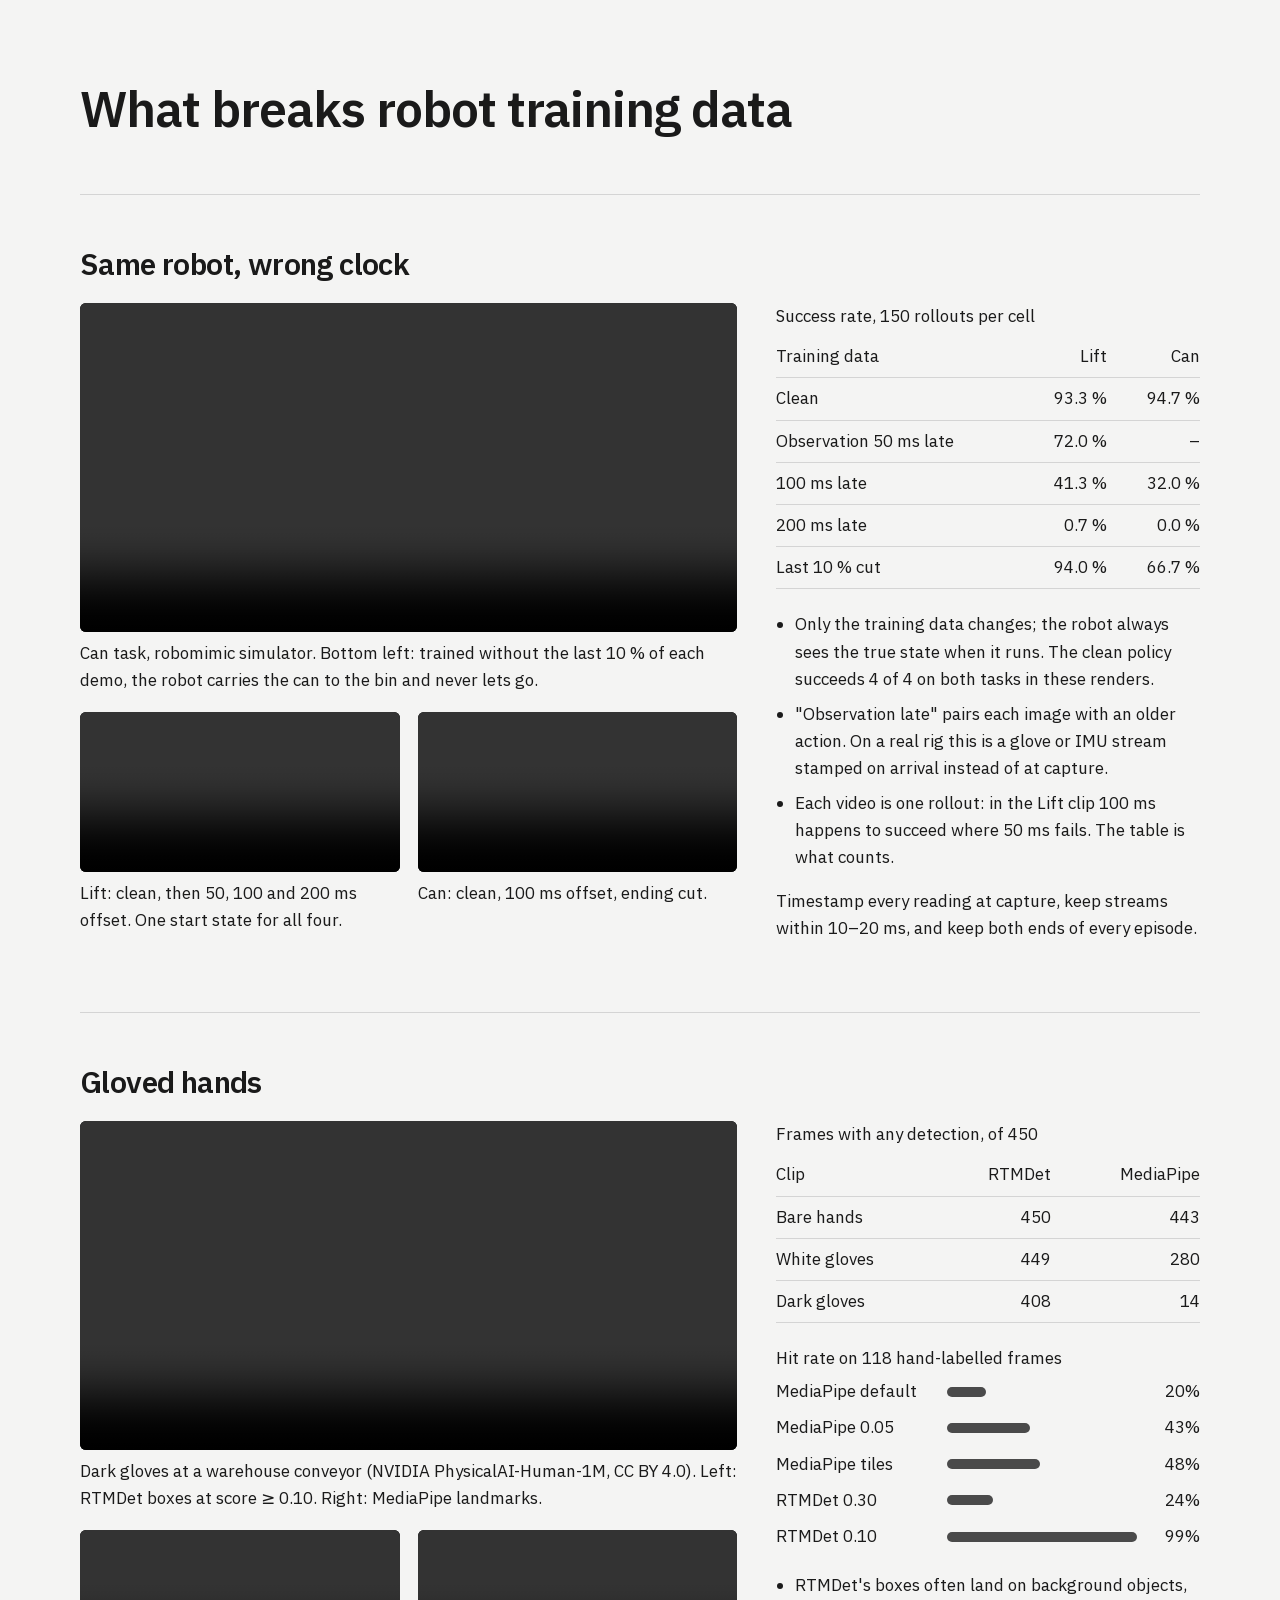
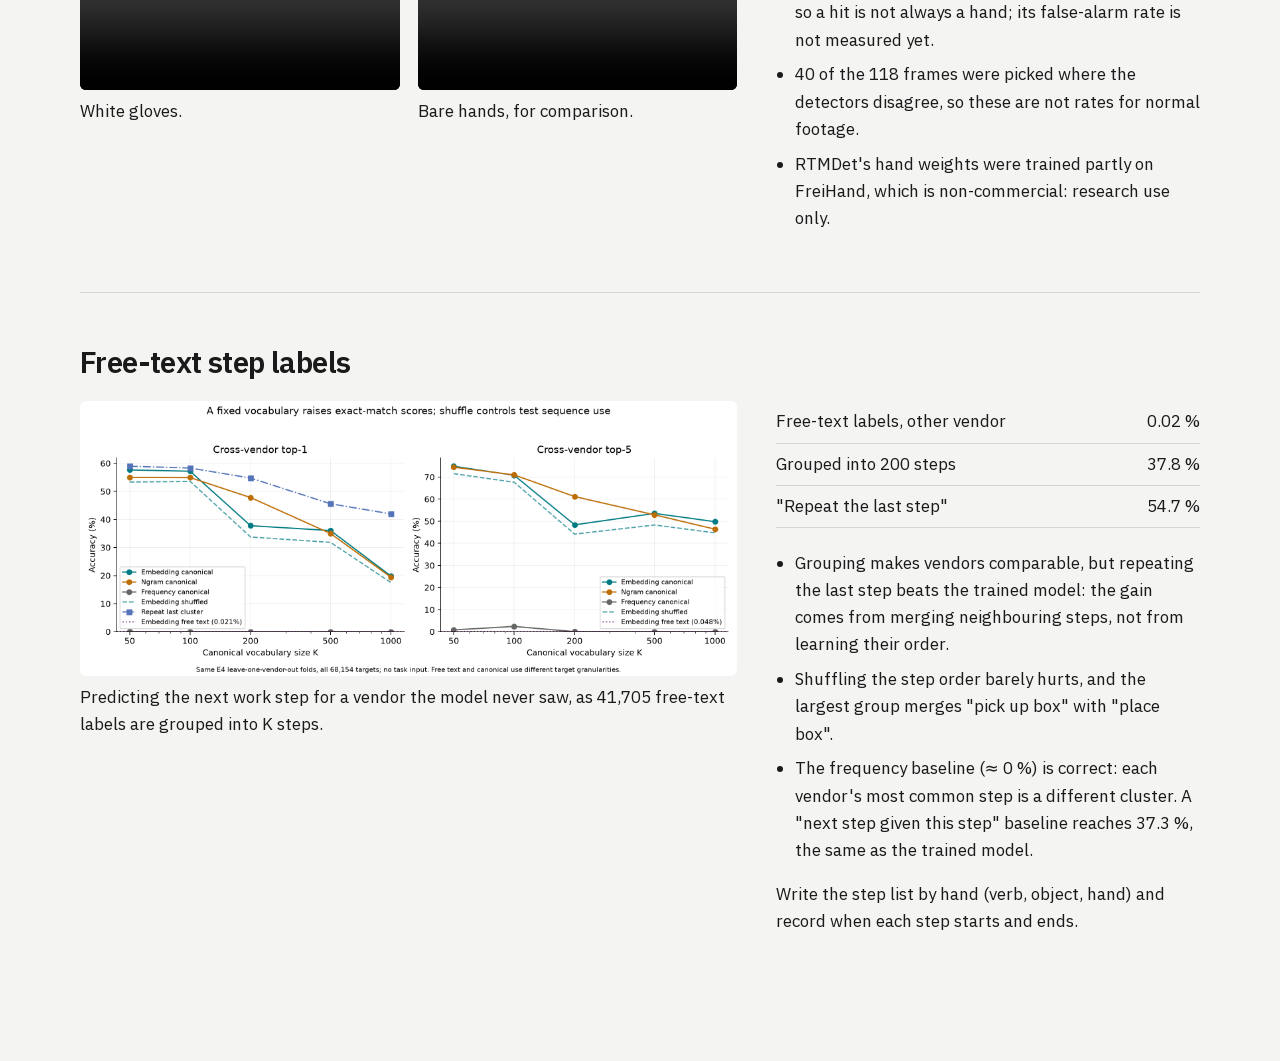
<file: demos/index.html>
<!DOCTYPE html>
<html lang="en"><head><meta charset="utf-8"><meta name="viewport" content="width=device-width,initial-scale=1">
<title>What breaks robot training data</title>
<style>
@font-face{font-family:"IBM Plex Sans";font-weight:400 600;font-display:swap;src:url("fonts/ibm-plex-sans-latin.woff2") format("woff2");unicode-range:U+0000-00FF,U+0131,U+0152-0153,U+02BB-02BC,U+02C6,U+02DA,U+02DC,U+2000-206F,U+20AC,U+2122,U+2191,U+2193,U+2212,U+2215,U+FEFF,U+FFFD}
@font-face{font-family:"IBM Plex Sans";font-weight:400 600;font-display:swap;src:url("fonts/ibm-plex-sans-latin-ext.woff2") format("woff2");unicode-range:U+0100-02BA,U+02BD-02C5,U+02C7-02CC,U+02CE-02D7,U+02DD-02FF,U+1E00-1E9F,U+A720-A7FF}
:root{color-scheme:light dark;--bg:light-dark(#f4f4f3,#111111);--ink:light-dark(#1a1a1a,#e6e6e6);--line:light-dark(#d4d4d4,#2e2e2e);--bar:light-dark(#4a4a4a,#bdbdbd)}
*{box-sizing:border-box;min-width:0}
html{background:var(--bg);color:var(--ink)}
body{margin:0;font:17px/1.6 "IBM Plex Sans",system-ui,sans-serif;font-variant-numeric:tabular-nums}
::selection{background:light-dark(#cfcfcf,#3a3a3a)}
a{color:inherit;text-underline-offset:3px}
:focus-visible{outline:2px solid var(--ink);outline-offset:3px}
main{max-width:1200px;margin:0 auto;padding:clamp(40px,7vw,80px) clamp(18px,4vw,40px) 56px}
h1,h2{font-weight:600;letter-spacing:-.02em;line-height:1.15;text-wrap:balance;margin:0}
h1{font-size:clamp(32px,4.4vw,50px);margin-bottom:clamp(28px,5vw,56px)}
h2{font-size:clamp(23px,2.6vw,30px);margin-bottom:22px}
section{padding:clamp(32px,5vw,52px) 0;border-top:1px solid var(--line)}
.grid{display:grid;gap:clamp(20px,3vw,40px);grid-template-columns:minmax(0,1.55fr) minmax(0,1fr);align-items:start}
@media(max-width:1000px){.grid{grid-template-columns:minmax(0,1fr)}}
.media{display:grid;gap:18px}.pair{display:grid;gap:18px;grid-template-columns:repeat(auto-fit,minmax(min(100%,260px),1fr))}
figure{margin:0}
video,img{width:100%;display:block;border:0;border-radius:6px;background:#000}
img{background:#fff}
figcaption{margin-top:8px}
p,li,figcaption{max-width:68ch}
ul{margin:0;padding-left:1.1em}li{margin:.45em 0}
table{border-collapse:collapse;width:100%;margin:0 0 22px}
caption{text-align:left;margin-bottom:6px}
th,td{padding:7px 0;border-bottom:1px solid var(--line);text-align:left;font-weight:400}
.n{text-align:right;padding-left:16px;white-space:nowrap}
.bars{display:grid;gap:9px;margin:6px 0 22px}
.bar{display:grid;grid-template-columns:9.5em minmax(0,1fr) 3em;gap:10px;align-items:center}
.bar i{display:block;height:10px;border-radius:5px;background:var(--bar)}
.bar b{font-weight:400;text-align:right}
@media(max-width:600px){body{font-size:16px}.bar{grid-template-columns:7.5em minmax(0,1fr) 3em}}
</style></head><body>
<main>
<h1>What breaks robot training data</h1>

<section>
<h2>Same robot, wrong clock</h2>
<div class="grid">
<div class="media">
<figure><video controls muted loop playsinline preload="metadata" src="D1-wrong-clock/can_missing_ending_web.mp4"></video>
<figcaption>Can task, robomimic simulator. Bottom left: trained without the last 10 % of each demo, the robot carries the can to the bin and never lets go.</figcaption></figure>
<div class="pair">
<figure><video controls muted loop playsinline preload="metadata" src="D1-wrong-clock/lift_same_robot_wrong_clock_web.mp4"></video>
<figcaption>Lift: clean, then 50, 100 and 200 ms offset. One start state for all four.</figcaption></figure>
<figure><video controls muted loop playsinline preload="metadata" src="D1-wrong-clock/can_same_robot_wrong_clock_web.mp4"></video>
<figcaption>Can: clean, 100 ms offset, ending cut.</figcaption></figure>
</div></div>
<div class="side">
<table><caption>Success rate, 150 rollouts per cell</caption>
<thead><tr><th>Training data</th><th class="n">Lift</th><th class="n">Can</th></tr></thead><tbody>
<tr><td>Clean</td><td class="n">93.3 %</td><td class="n">94.7 %</td></tr>
<tr><td>Observation 50 ms late</td><td class="n">72.0 %</td><td class="n">–</td></tr>
<tr><td>100 ms late</td><td class="n">41.3 %</td><td class="n">32.0 %</td></tr>
<tr><td>200 ms late</td><td class="n">0.7 %</td><td class="n">0.0 %</td></tr>
<tr><td>Last 10 % cut</td><td class="n">94.0 %</td><td class="n">66.7 %</td></tr>
</tbody></table>
<ul>
<li>Only the training data changes; the robot always sees the true state when it runs. The clean policy succeeds 4 of 4 on both tasks in these renders.</li>
<li>"Observation late" pairs each image with an older action. On a real rig this is a glove or IMU stream stamped on arrival instead of at capture.</li>
<li>Each video is one rollout: in the Lift clip 100 ms happens to succeed where 50 ms fails. The table is what counts.</li>
</ul>
<p>Timestamp every reading at capture, keep streams within 10–20 ms, and keep both ends of every episode.</p>
</div></div>
</section>

<section>
<h2>Gloved hands</h2>
<div class="grid">
<div class="media">
<figure><video controls muted loop playsinline preload="metadata" src="D2-glove-overlay/d2_50caa726_web.mp4"></video>
<figcaption>Dark gloves at a warehouse conveyor (NVIDIA PhysicalAI-Human-1M, CC BY 4.0). Left: RTMDet boxes at score ≥ 0.10. Right: MediaPipe landmarks.</figcaption></figure>
<div class="pair">
<figure><video controls muted loop playsinline preload="metadata" src="D2-glove-overlay/d2_babf07e2_web.mp4"></video><figcaption>White gloves.</figcaption></figure>
<figure><video controls muted loop playsinline preload="metadata" src="D2-glove-overlay/d2_ac10c6f2_web.mp4"></video><figcaption>Bare hands, for comparison.</figcaption></figure>
</div></div>
<div class="side">
<table><caption>Frames with any detection, of 450</caption>
<thead><tr><th>Clip</th><th class="n">RTMDet</th><th class="n">MediaPipe</th></tr></thead><tbody>
<tr><td>Bare hands</td><td class="n">450</td><td class="n">443</td></tr>
<tr><td>White gloves</td><td class="n">449</td><td class="n">280</td></tr>
<tr><td>Dark gloves</td><td class="n">408</td><td class="n">14</td></tr>
</tbody></table>
<p style="margin:0 0 6px">Hit rate on 118 hand-labelled frames</p>
<div class="bars" id="bars"></div>
<ul>
<li>RTMDet's boxes often land on background objects, so a hit is not always a hand; its false-alarm rate is not measured yet.</li>
<li>40 of the 118 frames were picked where the detectors disagree, so these are not rates for normal footage.</li>
<li>RTMDet's hand weights were trained partly on FreiHand, which is non-commercial: research use only.</li>
</ul>
</div></div>
</section>

<section>
<h2>Free-text step labels</h2>
<div class="grid">
<figure><img src="D3-step-vocabulary/cross_vendor_vs_k.png" alt="Next-step accuracy on an unseen vendor against vocabulary size K, for several models and baselines">
<figcaption>Predicting the next work step for a vendor the model never saw, as 41,705 free-text labels are grouped into K steps.</figcaption></figure>
<div class="side">
<table><tbody>
<tr><td>Free-text labels, other vendor</td><td class="n">0.02 %</td></tr>
<tr><td>Grouped into 200 steps</td><td class="n">37.8 %</td></tr>
<tr><td>"Repeat the last step"</td><td class="n">54.7 %</td></tr>
</tbody></table>
<ul>
<li>Grouping makes vendors comparable, but repeating the last step beats the trained model: the gain comes from merging neighbouring steps, not from learning their order.</li>
<li>Shuffling the step order barely hurts, and the largest group merges "pick up box" with "place box".</li>
<li>The frequency baseline (≈ 0 %) is correct: each vendor's most common step is a different cluster. A "next step given this step" baseline reaches 37.3 %, the same as the trained model.</li>
</ul>
<p>Write the step list by hand (verb, object, hand) and record when each step starts and ends.</p>
</div></div>
</section>
</main>
<script>{
const rows=[["MediaPipe default",24],["MediaPipe 0.05",51],["MediaPipe tiles",57],["RTMDet 0.30",28],["RTMDet 0.10",117]];
document.getElementById('bars').innerHTML=rows.map(([l,n])=>`<div class="bar"><span>${l}</span><i class="" style="width:${(100*n/118).toFixed(1)}%"></i><b>${Math.round(100*n/118)}%</b></div>`).join('');
}</script>
</body></html>
</file>
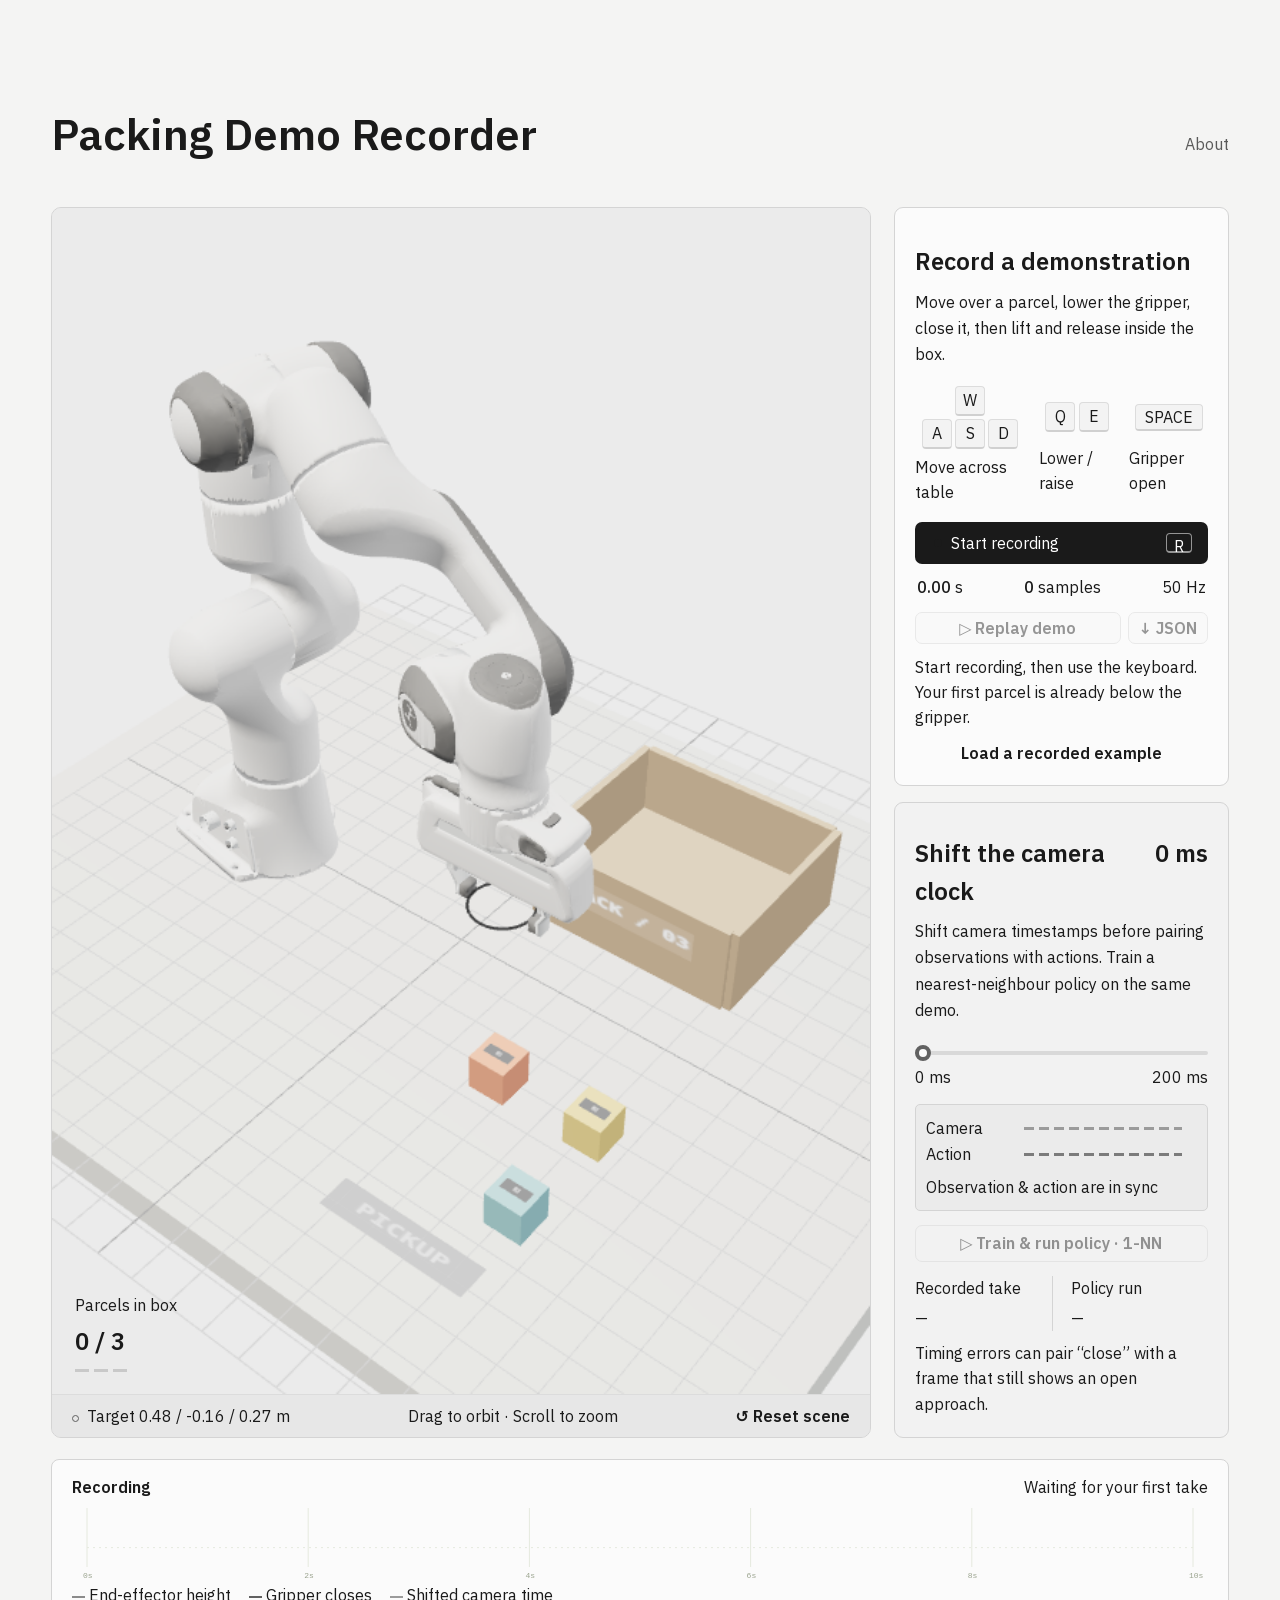
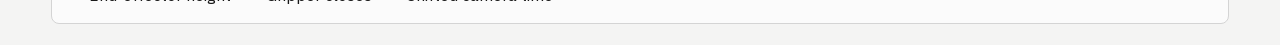
<file: demos/H4-packing-recorder/site/index.html>
<!doctype html>
<html lang="en"><head><meta charset="utf-8"><meta name="viewport" content="width=device-width,initial-scale=1"><meta name="theme-color" content="#f5f5ed"><title>Packing Demo Recorder</title><link rel="icon" type="image/svg+xml" href="favicon.svg"><link rel="stylesheet" href="style.css"></head>
<body>
<div hidden><span id="engine"></span><span id="mode-label"></span><span id="physics-stats"></span></div>
<main>
<div class="intro"><h1>Packing Demo Recorder</h1><a class="about" href="about.html">About</a></div>
<div class="workspace">
<section class="stage" aria-label="Robot packing workspace">
<div id="viewport" tabindex="0" aria-label="3D physics workspace. W A S D move in the table plane, Q down, E up, Space opens or closes the gripper."></div>
<div id="loading"><div class="loading-box"><div class="loading-icon">◌</div><strong>Preparing your workbench</strong><span id="loading-text">Loading official MuJoCo WebAssembly…</span><div class="loading-track"><i id="loading-progress"></i></div></div></div>
<div class="workspace-badge"><span>Parcels in box</span><strong id="packed">0 <small>/ 3</small></strong><div class="parcel-dots"><i></i><i></i><i></i></div></div>
<div class="stage-footer"><span><i class="target-dot"></i> Target <b id="coords">—</b></span><span>Drag to orbit · Scroll to zoom</span><button id="reset" class="text-button">↺ Reset scene</button></div>
</section>
<aside>
<section class="panel record-panel"><h2>Record a demonstration</h2><p>Move over a parcel, lower the gripper, close it, then lift and release inside the box.</p>
<div class="key-controls"><div><span class="keys"><kbd>W</kbd><span><kbd>A</kbd><kbd>S</kbd><kbd>D</kbd></span></span><span>Move across table</span></div><div><span class="keys horizontal"><kbd>Q</kbd><kbd>E</kbd></span><span>Lower / raise</span></div><div class="wide-key"><kbd>SPACE</kbd><span id="grip-label">Gripper open</span></div></div>
<button id="record" class="primary" disabled><span class="record-dot"></span><span id="record-label">Start recording</span><kbd>R</kbd></button>
<div class="record-stats"><span><b id="duration">0.00</b> s</span><span><b id="samples">0</b> samples</span><span>50 Hz</span></div>
<div class="button-row"><button id="replay" disabled>▷ Replay demo</button><button id="download" disabled>↓ JSON</button></div>
<p class="notice" id="notice" role="status">Start recording, then use the keyboard. Your first parcel is already below the gripper.</p>
<button id="example" class="text-button example-button" disabled>Load a recorded example</button>
</section>
<section class="panel lag-panel"><div class="lag-title"><h2>Shift the camera clock</h2><span id="lag-value">0 <small>ms</small></span></div><p>Shift camera timestamps before pairing observations with actions. Train a nearest-neighbour policy on the same demo.</p>
<label class="sr-only" for="lag">Camera lag, 0 to 200 milliseconds</label><input id="lag" type="range" min="0" max="200" step="10" value="0"><div class="range-labels"><span>0 ms</span><span>200 ms</span></div>
<div class="alignment"><div><span>Camera</span><i id="camera-bar"></i></div><div><span>Action</span><i></i></div><b id="alignment-label">In sync</b></div>
<button id="policy" class="secondary" disabled>▷ Train & run policy </button>
<div class="compare"><div><span>Recorded take</span><strong id="replay-score">—</strong></div><div><span>Policy run</span><strong id="policy-error">—</strong></div></div>
<div class="lag-note" id="lag-note">Timing errors can pair “close” with a frame that still shows an open approach.</div>
</section>
</aside></div>
<section class="timeline-panel"><div class="timeline-label"><span class="tape-name">Recording</span><span id="tape-state">Waiting for your first take</span></div><canvas id="timeline" aria-label="Timeline of end-effector motion, gripper events, and shifted camera timestamps"></canvas><div class="timeline-legend"><span><i class="legend-line coral"></i>End-effector height</span><span><i class="legend-line teal"></i>Gripper closes</span><span><i class="legend-line gold"></i>Shifted camera time</span></div></section>
</main>
<script type="module" src="app.js"></script></body></html>
</file>
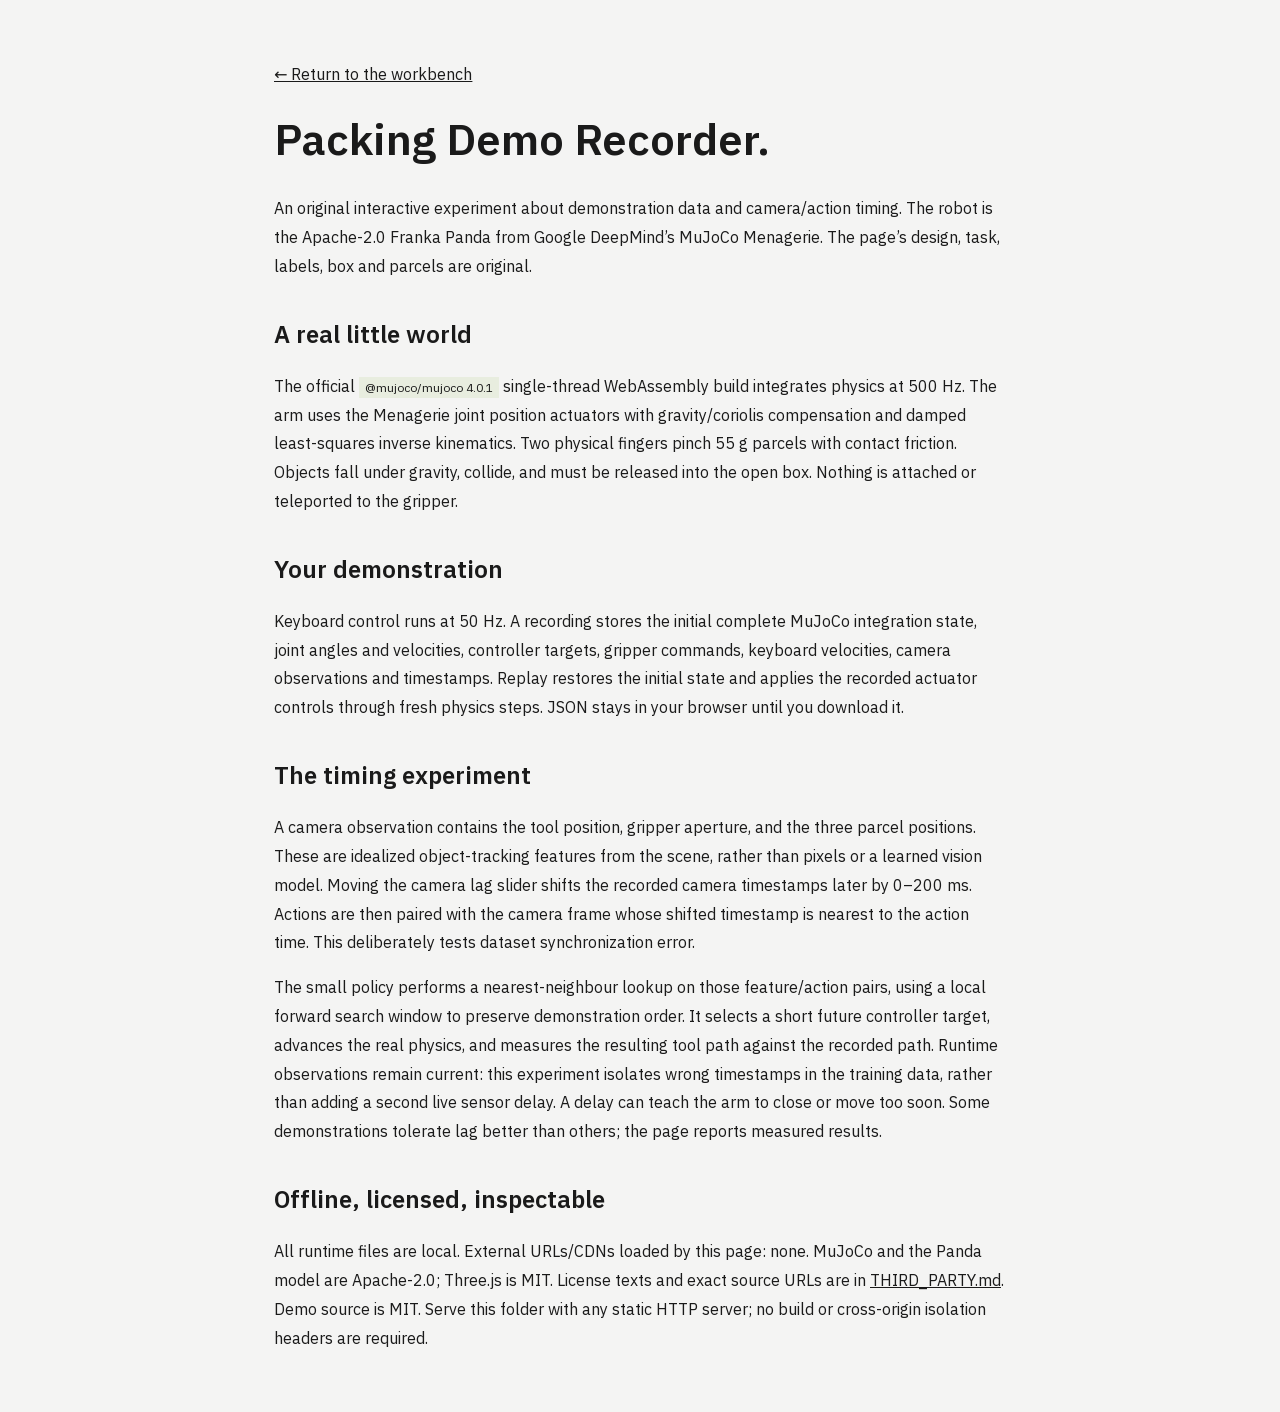
<file: demos/H4-packing-recorder/site/about.html>
<!doctype html><html lang="en"><head><meta charset="utf-8"><meta name="viewport" content="width=device-width,initial-scale=1"><title>About — Packing Demo Recorder</title><link rel="stylesheet" href="style.css"><style>article{max-width:780px;margin:60px auto;padding:0 24px;line-height:1.8}article h2{margin-top:32px}article p{color:#65745e}code{font-size:12px;background:#e8eddf;padding:3px 6px}article a{text-decoration:underline}</style></head><body><article><a href="./">← Return to the workbench</a><h1>Packing Demo Recorder.</h1><p>An original interactive experiment about demonstration data and camera/action timing. The robot is the Apache-2.0 Franka Panda from Google DeepMind’s MuJoCo Menagerie. The page’s design, task, labels, box and parcels are original.</p><h2>A real little world</h2><p>The official <code>@mujoco/mujoco 4.0.1</code> single-thread WebAssembly build integrates physics at 500 Hz. The arm uses the Menagerie joint position actuators with gravity/coriolis compensation and damped least-squares inverse kinematics. Two physical fingers pinch 55 g parcels with contact friction. Objects fall under gravity, collide, and must be released into the open box. Nothing is attached or teleported to the gripper.</p><h2>Your demonstration</h2><p>Keyboard control runs at 50 Hz. A recording stores the initial complete MuJoCo integration state, joint angles and velocities, controller targets, gripper commands, keyboard velocities, camera observations and timestamps. Replay restores the initial state and applies the recorded actuator controls through fresh physics steps. JSON stays in your browser until you download it.</p><h2>The timing experiment</h2><p>A camera observation contains the tool position, gripper aperture, and the three parcel positions. These are idealized object-tracking features from the scene, rather than pixels or a learned vision model. Moving the camera lag slider shifts the recorded camera timestamps later by 0–200 ms. Actions are then paired with the camera frame whose shifted timestamp is nearest to the action time. This deliberately tests dataset synchronization error.</p><p>The small policy performs a nearest-neighbour lookup on those feature/action pairs, using a local forward search window to preserve demonstration order. It selects a short future controller target, advances the real physics, and measures the resulting tool path against the recorded path. Runtime observations remain current: this experiment isolates wrong timestamps in the training data, rather than adding a second live sensor delay. A delay can teach the arm to close or move too soon. Some demonstrations tolerate lag better than others; the page reports measured results.</p><h2>Offline, licensed, inspectable</h2><p>All runtime files are local. External URLs/CDNs loaded by this page: <b>none</b>. MuJoCo and the Panda model are Apache-2.0; Three.js is MIT. License texts and exact source URLs are in <a href="THIRD_PARTY.md">THIRD_PARTY.md</a>. Demo source is MIT. Serve this folder with any static HTTP server; no build or cross-origin isolation headers are required.</p></article></body></html>
</file>
<file: demos/H4-packing-recorder/site/style.css>
@font-face{font-family:"IBM Plex Sans";font-weight:400 600;font-display:swap;src:url("../../fonts/ibm-plex-sans-latin.woff2") format("woff2")}
:root{--ink:#333333;--muted:#7d7d7d;--paper:#f4f4f4;--green:#616161;--coral:#8b8b8b;--line:#dfdfdf;--gold:#9b9b9b}*{box-sizing:border-box}body{margin:0;background:var(--paper);color:var(--ink);font-family:inherit;font-size:16px}button,a,input{-webkit-tap-highlight-color:transparent}button{font:inherit;cursor:pointer;transition:background .2s,transform .2s;border-radius:7px}button:disabled{opacity:.45;cursor:default}button:enabled:hover{filter:brightness(.96)}button:focus-visible,a:focus-visible,input:focus-visible{outline:3px solid #ababab;outline-offset:3px}header{height:82px;display:flex;align-items:center;justify-content:space-between;margin:0 4%;border-bottom:1px solid var(--line)}a{color:inherit;text-decoration:none}.brand{display:flex;align-items:center;gap:12px;font-weight:600;font-size:16px;letter-spacing:0}.brand svg{width:35px;height:35px;stroke:var(--green);fill:none;stroke-width:1.8;stroke-linejoin:round}.brand-small{display:block;font-size:16px;letter-spacing:0;color:var(--muted);margin-top:5px}.header-right{display:flex;align-items:center;gap:8px;font-size:16px;font-family:inherit;letter-spacing:0}.header-right a{margin-left:25px;font-family:inherit;letter-spacing:0;color:var(--muted);font-size:16px}.live-dot{display:inline-block;width:6px;height:6px;border-radius:50%;background:#818181}.intro{display:flex;justify-content:space-between;align-items:center;margin:33px 0 29px}.eyebrow{font-family:inherit;font-size:16px;font-weight:600;letter-spacing:0;color:var(--muted)}h1{font-size:clamp(28px,3vw,43px);letter-spacing:0;font-weight:600;margin:11px 0}.title-dot{color:var(--coral)}.intro p{margin:0;color:var(--muted);font-size:16px}.experiment-number{text-align:right;font:inherit;color:var(--muted);letter-spacing:0;line-height:1.5}.experiment-number b{display:inline-block;color:var(--ink);font:inherit;letter-spacing:0;margin-left:6px}.experiment-number span{display:block;font-size:16px}main{max-width:1680px;margin:0 auto;padding:0 4%}.workspace{display:grid;grid-template-columns:minmax(0,1fr) 335px;gap:23px}.stage{min-height:620px;position:relative;overflow:hidden;border:1px solid #dcdcdc;background:#ebebeb;border-radius:10px;display:flex;flex-direction:column}#viewport{position:absolute;inset:0 0 43px;outline:none}#viewport canvas{width:100%;height:100%;display:block}.stage-top{display:flex;justify-content:space-between;position:absolute;left:21px;right:21px;top:21px;z-index:2;pointer-events:none}.scene-pill{font:inherit;letter-spacing:0;display:flex;gap:8px;align-items:center;background:#f6f6f6eb;padding:9px 12px;border:1px solid #dcdcdc;border-radius:5px}.stage-meta{font:inherit;letter-spacing:0;color:#838383;padding-top:10px}.stage-footer{position:absolute;bottom:0;left:0;right:0;height:43px;display:flex;gap:14px;align-items:center;justify-content:space-between;padding:0 20px;border-top:1px solid #dcdcdc;font:inherit;color:#7e7e7e;background:#e7e7e7}.stage-footer b{font-weight:400;color:#636363}.target-dot{display:inline-block;border:1px solid var(--green);width:7px;height:7px;border-radius:50%;margin-right:4px}.text-button{border:0;padding:0;background:none;color:var(--green);font-size:16px}.workspace-badge{position:absolute;bottom:65px;left:23px;border-left:2px solid #757575;padding-left:10px;pointer-events:none}.workspace-badge>span{font:inherit;letter-spacing:0;color:#797979}.workspace-badge strong{display:block;font:inherit;margin-top:5px}.workspace-badge small{font:inherit;color:#959595}.parcel-dots{display:flex;gap:5px;margin-top:9px}.parcel-dots i{width:14px;height:3px;background:#c9c9c9}.parcel-dots i.packed{background:var(--green)}aside{display:flex;flex-direction:column;gap:16px}.panel{background:#fbfbfb;border:1px solid var(--line);border-radius:9px;padding:20px}.section-caption{font:inherit;letter-spacing:0;color:#7f7f7f;display:flex;align-items:center;gap:9px}.step-number{font-size:16px;border:1px solid #d9d9d9;border-radius:50%;width:23px;height:23px;display:grid;place-items:center;color:var(--green)}h2{font-family:inherit;font-size:24px;letter-spacing:0;font-weight:400;margin:15px 0 8px}.panel p{font-size:16px;color:var(--muted);line-height:1.65;margin:0 0 14px}.key-controls{display:flex;gap:14px;align-items:center;margin:18px 0}.key-controls>div{display:flex;flex-direction:column;align-items:center;gap:6px}.key-controls>div>span:last-child{font-size:16px;color:var(--muted)}kbd{display:inline-grid;place-items:center;min-width:21px;height:21px;background:#f3f3f3;border:1px solid #dcdcdc;border-bottom:2px solid #d0d0d0;border-radius:4px;font:inherit;color:#666666;padding:0 4px}.keys{display:flex;flex-direction:column;align-items:center;gap:3px}.keys>span{display:flex;gap:3px}.keys.horizontal{flex-direction:row;gap:4px;min-height:45px}.wide-key>kbd{height:27px;min-width:68px;margin:9px 0}.primary,.secondary{height:42px;display:flex;align-items:center;justify-content:center;gap:9px;width:100%;border:0;background:var(--green);color:white;font-size:16px;font-weight:550}.primary kbd{margin-left:auto;margin-right:10px;background:#ffffff13;border-color:#ffffff33;color:#e6e6e6;min-width:21px;height:20px}.primary>.record-dot{margin-left:13px}.record-dot{width:8px;height:8px;background:#c2c2c2;border-radius:50%}.primary.recording{background:#6e6e6e}.recording .record-dot{background:white;animation:pulse 1s infinite}.record-stats{display:flex;align-items:center;justify-content:space-between;font:inherit;color:var(--muted);padding:11px 2px 12px}.record-stats b{font-weight:500;color:var(--ink);font-size:16px}.button-row{display:flex;gap:7px}.button-row button{height:32px;background:#f8f8f8;border:1px solid #dcdcdc;font-size:16px;color:#5e5e5e;flex:1}.button-row button:last-child{flex:0 0 80px}.panel .notice{font-size:16px;line-height:1.55;margin:11px 0 0;min-height:31px}.example-button{font-size:16px;display:block;margin:11px auto 0}.lag-panel{background:#f2f2f2}.lag-title{display:flex;align-items:center;justify-content:space-between}.lag-title h2{margin-top:12px}.lag-title>span{font:inherit;color:var(--coral)}.lag-title small{font:inherit;color:#828282}input[type=range]{appearance:none;background:linear-gradient(to right,#6c6c6c 0%,#d9d9d9 0%);width:100%;height:4px;margin:8px 0 10px;border-radius:3px;cursor:pointer}input[type=range]::-webkit-slider-thumb{appearance:none;width:16px;height:16px;border-radius:50%;background:#fafafa;border:4px solid var(--green)}input[type=range]::-moz-range-thumb{width:9px;height:9px;border-radius:50%;background:white;border:4px solid var(--green)}.range-labels{display:flex;justify-content:space-between;font:inherit;color:#848484}.alignment{background:#ebebeb;border:1px solid #e0e0e0;border-radius:5px;padding:10px;margin:14px 0}.alignment>div{display:flex;align-items:center;gap:8px;height:12px;overflow:hidden}.alignment span{font:inherit;width:37px;color:#868686}.alignment i{height:3px;width:158px;background:repeating-linear-gradient(to right,#7b7b7b 0,#7b7b7b 10px,transparent 10px,transparent 15px);transition:transform .2s}.alignment>div:first-child i{background:repeating-linear-gradient(to right,#9b9b9b 0,#9b9b9b 10px,transparent 10px,transparent 15px)}.alignment b{display:block;font:inherit;color:#828282;font-weight:400;margin-top:8px}.secondary{background:transparent;color:var(--green);border:1px solid #b9b9b9;height:37px;font-size:16px}.secondary span{margin-left:auto;margin-right:11px;font:inherit;letter-spacing:0;color:#909090}.compare{display:flex;margin-top:14px}.compare>div{flex:1}.compare>div+div{border-left:1px solid #dcdcdc;padding-left:18px}.compare span{font:inherit;color:#8f8f8f;letter-spacing:0}.compare strong{display:block;margin-top:5px;font:inherit;color:#565656}.lag-note{font-size:16px;color:#8c8c8c;line-height:1.6;margin-top:10px}.timeline-panel{margin:21px 0;border:1px solid var(--line);border-radius:8px;background:#fbfbfb;padding:15px 20px}.timeline-label{display:flex;justify-content:space-between;align-items:center}.timeline-label .eyebrow{font-size:16px}#tape-state{font:inherit;color:#919191}#timeline{width:100%;height:72px;display:block;margin:8px 0 3px}.timeline-legend{display:flex;gap:18px;font:inherit;color:#919191}.legend-line{display:inline-block;vertical-align:middle;width:13px;height:2px;margin-right:4px}.coral{background:var(--coral)}.teal{background:var(--green)}.gold{background:var(--gold)}#physics-stats{margin-left:auto}footer{display:flex;justify-content:space-between;margin:20px 4% 26px;font:inherit;color:#949494}#loading{position:absolute;inset:0;display:grid;place-items:center;background:#ebebeb;z-index:5}.loading-box{display:flex;flex-direction:column;align-items:center;gap:15px;color:#777777}.loading-box strong{font:inherit}.loading-box span{font:inherit}.loading-icon{font-size:60px;animation:spin 3s linear infinite}.loading-track{width:220px;background:#dbdbdb;height:3px;margin-top:4px}.loading-track i{display:block;height:3px;background:var(--green);width:0}.sr-only{position:absolute;width:1px;height:1px;padding:0;margin:-1px;overflow:hidden;clip:rect(0,0,0,0);white-space:nowrap;border:0}@keyframes pulse{50%{opacity:.3}}@keyframes spin{to{transform:rotate(360deg)}}@media(min-width:1400px){.stage{min-height:700px}.panel{padding:22px}.workspace{grid-template-columns:minmax(0,1fr) 350px}}@media(max-width:1000px){.workspace{grid-template-columns:minmax(0,1fr) 310px;gap:14px}.panel{padding:16px}.stage-meta{display:none}.stage-footer>span:nth-child(2){display:none}.key-controls{gap:11px}}@media(max-width:780px){header{height:67px}.header-right a{display:none}.header-right{font-size:16px}.intro{margin-top:25px}.experiment-number{display:none}h1{font-size:31px;letter-spacing:0}.intro p{font-size:16px}.workspace{display:flex;flex-direction:column}.stage{min-height:470px}aside{display:grid;grid-template-columns:1fr 1fr;gap:12px}.panel{padding:15px}.key-controls{gap:8px}.key-controls>div>span:last-child{font-size:16px}.wide-key>kbd{min-width:51px}#physics-stats{display:none}footer{font-size:16px;gap:20px}.timeline-legend{font-size:16px;gap:10px}}@media(max-width:560px){aside{grid-template-columns:1fr}.stage{min-height:410px}.intro .eyebrow{font-size:16px}.stage-footer{padding:0 12px;font-size:16px}.header-right #engine{max-width:100px}.timeline-label{gap:10px}footer>span:last-child{max-width:160px;text-align:right}}

/* House rules (2026-11-21): one headline, no eyebrow/tagline/badges/footer. */
.intro{display:flex;align-items:baseline;justify-content:space-between;gap:16px;padding-top:clamp(28px,5vw,56px)}
.intro .about{color:inherit;opacity:.7;text-underline-offset:3px}
.tape-name{font-weight:600}

/* House rules: one font, one text size and colour, greys only. */
html body{font-family:"IBM Plex Sans",system-ui,sans-serif;font-size:16px;line-height:1.55;color:#1a1a1a;background:#f4f4f3}
body p,body span,body small,body label,body li,body button,body .notice,body .lag-note{color:#1a1a1a}
body button:disabled,body button:disabled span{color:#1a1a1a}
h1{font-size:clamp(30px,3.4vw,44px)!important;font-weight:600!important;letter-spacing:-.02em!important}
h2{font-size:24px!important;font-weight:600!important;letter-spacing:-.01em!important}
#lag-value{font-size:24px!important;font-weight:600}
.panel,.stage,.timeline-panel,button,.alignment,.compare div{border-color:#d4d4d4!important}

/* One font, one size, one colour for all text (house rules 2026-11-21). */
body *{font-family:"IBM Plex Sans",system-ui,sans-serif!important;letter-spacing:0!important;text-transform:none!important}
body p,body span,body b,body strong,body small,body label,body button,body kbd,body .notice,body .lag-note,body .range-labels,body .record-stats,body .compare,body .alignment,body .stage-footer,body .workspace-badge,body .timeline-panel{font-size:16px!important;color:#1a1a1a!important;font-weight:400}
body .primary,body .primary *{color:#fff!important;background-color:#1a1a1a}
body .primary kbd{background:transparent!important;border-color:#fff8!important}
body button{font-weight:600!important}
#lag-value,#lag-value *{font-size:24px!important;font-weight:600!important}
#packed,#packed *{font-size:24px!important;font-weight:600!important}
body .alignment>div{display:grid!important;grid-template-columns:5.5em 1fr;align-items:center;gap:10px;height:auto!important;min-height:26px;position:static!important}
body .alignment>div>span{position:static!important}
body .lag-title{gap:16px}
body kbd{min-width:30px;height:30px;padding:0 7px;display:inline-grid;place-items:center}
body .workspace-badge{border-left:0!important;padding-left:0}
body .lag-title{display:flex!important;justify-content:space-between;align-items:baseline}body #lag-value{white-space:nowrap}
</file>
